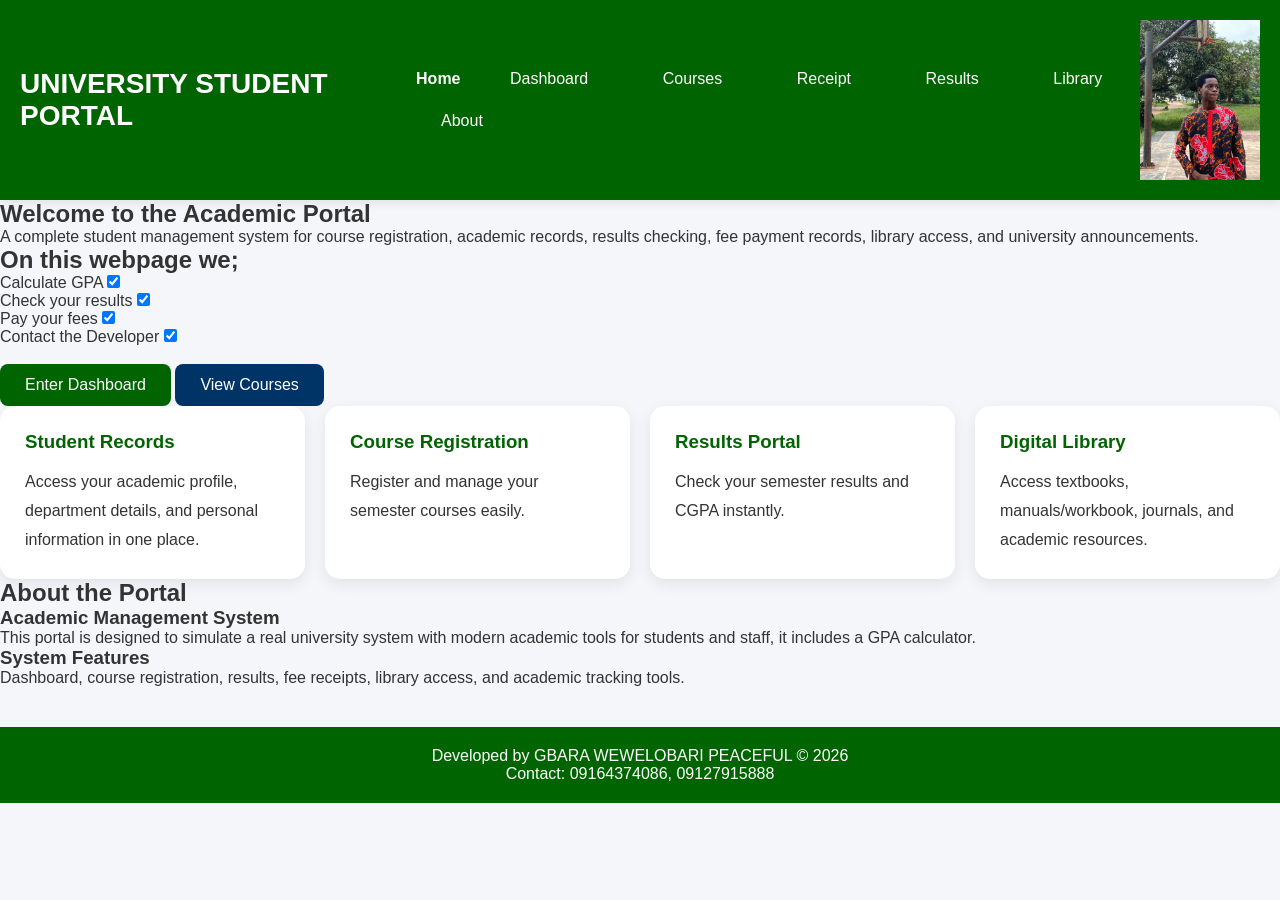
<file: index.html>
<!DOCTYPE html>
<html lang="en">

<head>

<meta charset="UTF-8">
<meta name="viewport" content="width=device-width, initial-scale=1.0">

<title>University Student Portal</title>

<link rel="stylesheet" href="style.css">

<script src="script.js" defer></script>

</head>

<body>
    
<!-- HEADER -->
    
<header>

    <h1>UNIVERSITY STUDENT PORTAL</h1>
    
    <nav>

        <a href="index.html">Home</a>
        <a href="dashboard.html"><button class="btn">Dashboard</button></a>
        <a href="courses.html"><button class="btn">Courses</button></a>
        <a href="receipt.html"><button class="btn">Receipt</button></a>
        <a href="results.html"><button class="btn">Results</button></a>
        <a href="library.html"><button class="btn">Library</button></a>
        <a href="about.html"><button class="btn">About</button></a>

    </nav>
    <img src="myphotos.JPG"
     alt="GBARA WEWELOBARI PEACEFUL"
     class="profile-picture" width="120">
</header>

<!-- HERO SECTION -->

<section class="hero">

    <div class="hero-content">

        <h1>Welcome to the Academic Portal</h1>

        <p>
            A complete student management system for course registration,
            academic records, results checking, fee payment records,
            library access, and university announcements.
        </p>
        <h2>On this webpage we;</h2>
        <p>Calculate GPA          <input type="checkbox" checked/></p>
        <p>Check your results     <input type="checkbox" checked/></p>
        <p>Pay your fees          <input type="checkbox" checked/></p>
        <p>Contact the Developer  <input type="checkbox" checked/></p>
        
        <br>

        <button class="btn"
        onclick="window.location.href='dashboard.html'">

            Enter Dashboard

        </button>

        <button class="btn btn-secondary"
        onclick="window.location.href='courses.html'">

            View Courses

        </button>

    </div>

</section>

<!-- FEATURES -->

<section class="cards">

    <div class="card">

        <h3>Student Records</h3>

        <p>
            Access your academic profile, department details,
            and personal information in one place.
        </p>

    </div>

    <div class="card">

        <h3>Course Registration</h3>

        <p>
            Register and manage your semester courses easily.
        </p>

    </div>

    <div class="card">

        <h3>Results Portal</h3>

        <p>
            Check your semester results and CGPA instantly.
        </p>

    </div>

    <div class="card">

        <h3>Digital Library</h3>

        <p>
            Access textbooks, manuals/workbook, journals, and academic resources.
        </p>

    </div>

</section>

<!-- UNIVERSITY INFO -->

<section class="news">

    <h2>About the Portal</h2>

    <div class="announcement">

        <h3>Academic Management System</h3>

        <p>
            This portal is designed to simulate a real university system
            with modern academic tools for students and staff, it includes a GPA calculator.
        </p>

    </div>

    <div class="announcement">

        <h3>System Features</h3>

        <p>
            Dashboard, course registration, results, fee receipts,
            library access, and academic tracking tools.
        </p>

    </div>

</section>

<!-- FOOTER -->

<footer>
     
    <p>
        Developed by GBARA WEWELOBARI PEACEFUL © 2026
    </p>
    <p>
        Contact: 09164374086, 09127915888
    </p>
   
</footer>

</body>

</html>
</file>
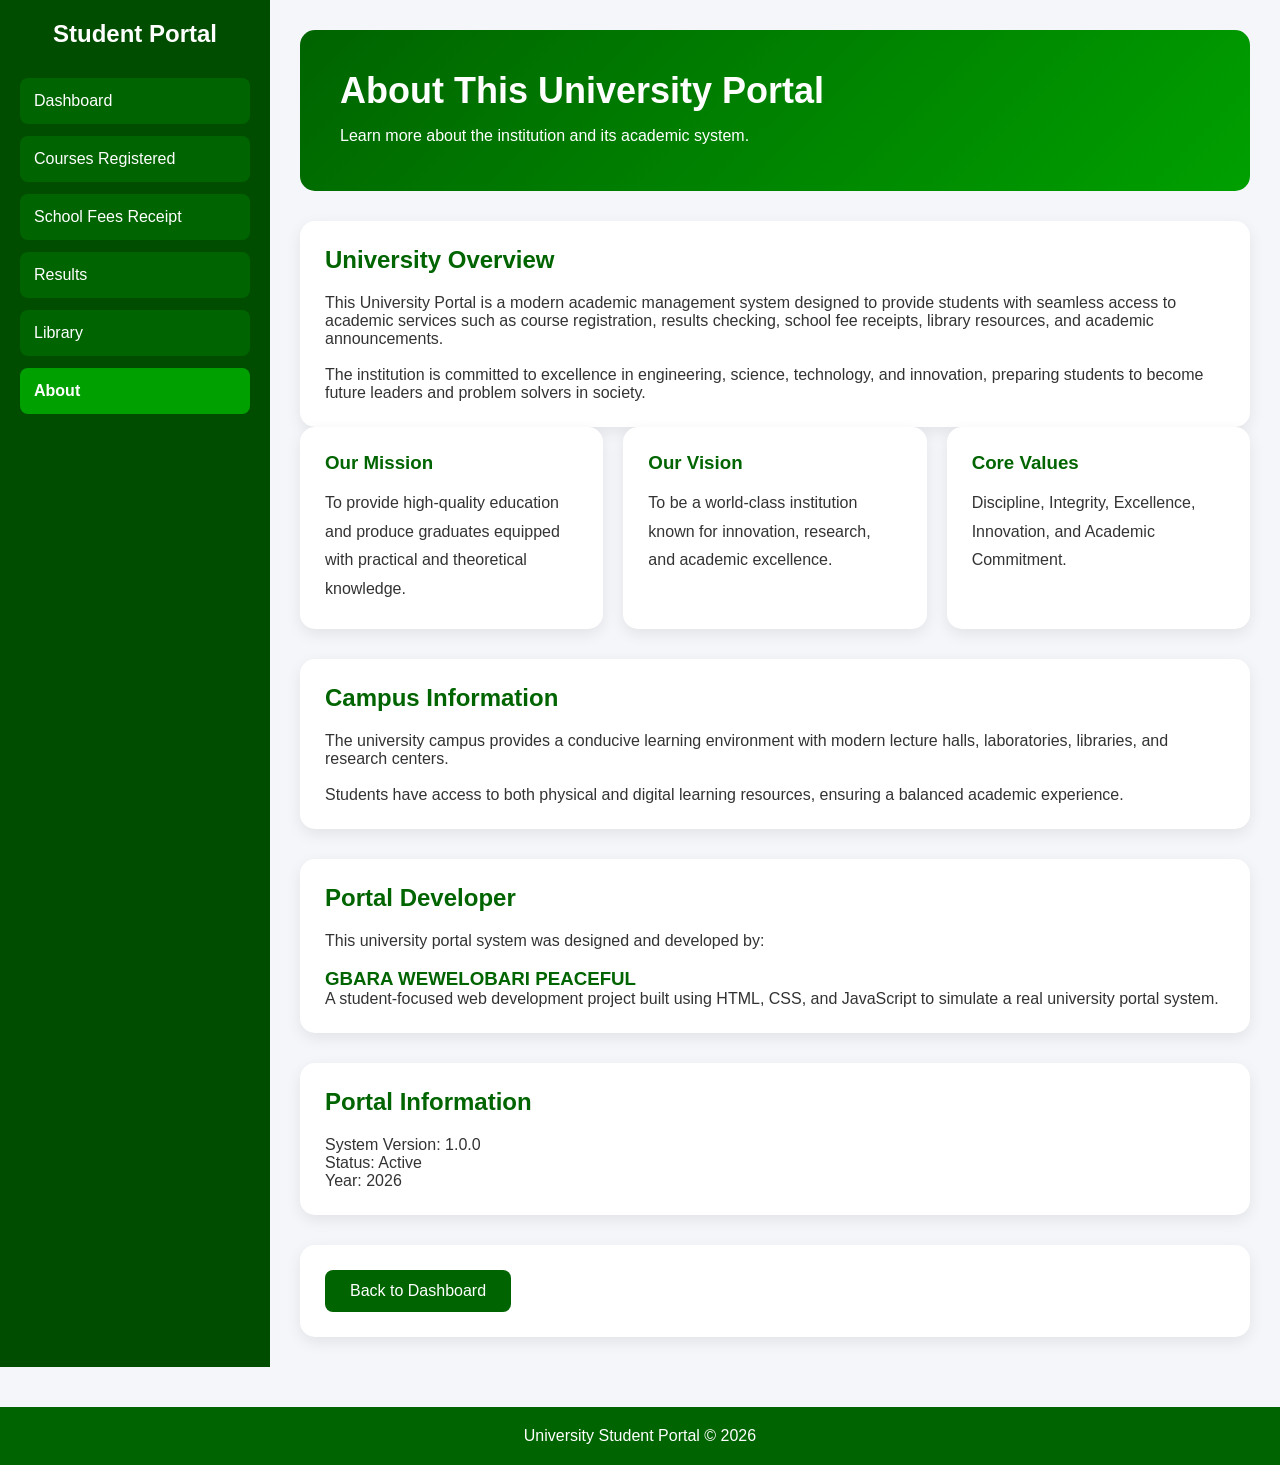
<file: about.html>
<!DOCTYPE html>
<html lang="en">

<head>

<meta charset="UTF-8">
<meta name="viewport" content="width=device-width, initial-scale=1.0">

<title>About University Portal</title>

<link rel="stylesheet" href="style.css">

<script src="script.js" defer></script>

</head>

<body>

<div class="container">

    <!-- SIDEBAR -->

    <div class="sidebar">

        <h2>Student Portal</h2>

        <ul>

            <li><a href="dashboard.html">Dashboard</a></li>
            <li><a href="courses.html">Courses Registered</a></li>
            <li><a href="receipt.html">School Fees Receipt</a></li>
            <li><a href="results.html">Results</a></li>
            <li><a href="library.html">Library</a></li>
            <li><a href="about.html">About</a></li>

        </ul>

    </div>

    <!-- MAIN CONTENT -->

    <div class="main-content">

        <!-- HEADER -->

        <div class="banner">

            <h2>About This University Portal</h2>

            <p>
                Learn more about the institution and its academic system.
            </p>

        </div>

        <!-- UNIVERSITY OVERVIEW -->

        <div class="profile-card">

            <h2>University Overview</h2>

            <p>
                This University Portal is a modern academic management system designed to
                provide students with seamless access to academic services such as course
                registration, results checking, school fee receipts, library resources,
                and academic announcements.
            </p>

            <br>

            <p>
                The institution is committed to excellence in engineering, science,
                technology, and innovation, preparing students to become future leaders
                and problem solvers in society.
            </p>

        </div>

        <!-- MISSION AND VISION -->

        <div class="cards">

            <div class="card">

                <h3>Our Mission</h3>

                <p>
                    To provide high-quality education and produce
                    graduates equipped with practical and theoretical knowledge.
                </p>

            </div>

            <div class="card">

                <h3>Our Vision</h3>

                <p>
                    To be a world-class institution known for innovation,
                    research, and academic excellence.
                </p>

            </div>

            <div class="card">

                <h3>Core Values</h3>

                <p>
                    Discipline, Integrity, Excellence, Innovation,
                    and Academic Commitment.
                </p>

            </div>

        </div>

        <!-- CAMPUS INFO -->

        <div class="profile-card">

            <h2>Campus Information</h2>

            <p>
                The university campus provides a conducive learning environment
                with modern lecture halls, laboratories, libraries, and research centers.
            </p>

            <br>

            <p>
                Students have access to both physical and digital learning resources,
                ensuring a balanced academic experience.
            </p>

        </div>

        <!-- DEVELOPER SECTION -->

        <div class="profile-card">

            <h2>Portal Developer</h2>

            <p>
                This university portal system was designed and developed by:
            </p>

            <br>

            <h3 style="color:#006400;">
                GBARA WEWELOBARI PEACEFUL
            </h3>

            <p>
                A student-focused web development project built using HTML, CSS,
                and JavaScript to simulate a real university portal system.
            </p>

        </div>

        <!-- CONTACT STYLE SECTION -->

        <div class="profile-card">

            <h2>Portal Information</h2>

            <p>
                System Version: 1.0.0
            </p>

            <p>
                Status: Active
            </p>

            <p>
                Year: 2026
            </p>

        </div>

        <!-- BACK BUTTON -->

        <div class="profile-card">

            <button class="btn"
            onclick="window.location.href='dashboard.html'">

                Back to Dashboard

            </button>

        </div>

    </div>

</div>

<footer>

<p>
University Student Portal © 2026
</p>

</footer>

</body>

</html>
</file>
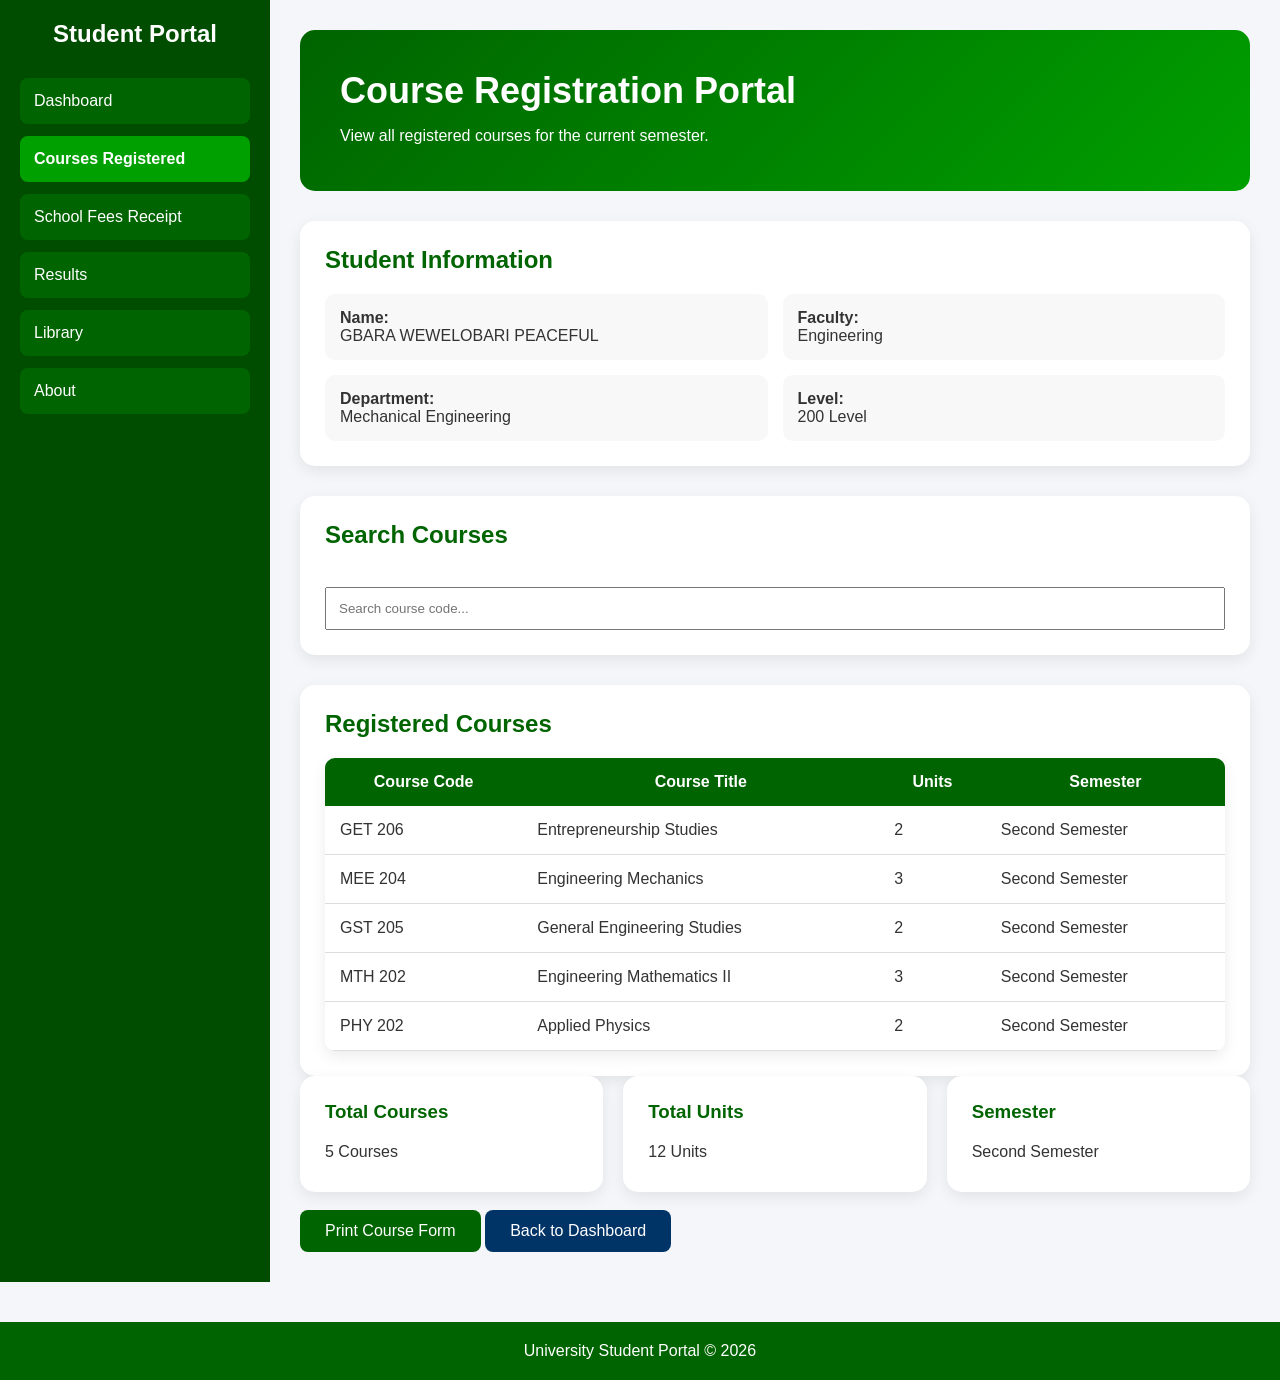
<file: courses.html>
<!DOCTYPE html>
<html lang="en">

<head>

<meta charset="UTF-8">
<meta name="viewport" content="width=device-width, initial-scale=1.0">

<title>Registered Courses</title>

<link rel="stylesheet" href="style.css">

<script src="script.js" defer></script>

</head>

<body>

<div class="container">

    <!-- SIDEBAR -->

    <div class="sidebar">

        <h2>Student Portal</h2>

        <ul>

            <li>
                <a href="dashboard.html">Dashboard</a>
            </li>

            <li>
                <a href="courses.html">Courses Registered</a>
            </li>

            <li>
                <a href="receipt.html">School Fees Receipt</a>
            </li>

            <li>
                <a href="results.html">Results</a>
            </li>

            <li>
                <a href="library.html">Library</a>
            </li>

            <li>
                <a href="about.html">About</a>
            </li>

        </ul>

    </div>

    <!-- MAIN CONTENT -->

    <div class="main-content">

        <div class="banner">

            <h2>Course Registration Portal</h2>

            <p>

                View all registered courses for the current semester.

            </p>

        </div>

        <!-- STUDENT INFO -->

        <div class="profile-card">

            <h2>Student Information</h2>

            <div class="profile-grid">

                <div class="profile-item">
                    <strong>Name:</strong><br>
                    GBARA WEWELOBARI PEACEFUL
                </div>

                <div class="profile-item">
                    <strong>Faculty:</strong><br>
                    Engineering
                </div>

                <div class="profile-item">
                    <strong>Department:</strong><br>
                    Mechanical Engineering
                </div>

                <div class="profile-item">
                    <strong>Level:</strong><br>
                    200 Level
                </div>

            </div>

        </div>

        <!-- SEARCH -->

        <div class="profile-card">

            <h2>Search Courses</h2>

            <br>

            <input
            type="text"
            id="courseSearch"
            placeholder="Search course code..."
            onkeyup="searchCourses()"
            style="width:100%;padding:12px;">

        </div>

        <!-- COURSE TABLE -->

        <div class="profile-card">

            <h2>Registered Courses</h2>

            <table id="courseTable">

                <tr>

                    <th>Course Code</th>
                    <th>Course Title</th>
                    <th>Units</th>
                    <th>Semester</th>

                </tr>

                <tr>

                    <td>GET 206</td>
                    <td>Entrepreneurship Studies</td>
                    <td>2</td>
                    <td>Second Semester</td>

                </tr>

                <tr>

                    <td>MEE 204</td>
                    <td>Engineering Mechanics</td>
                    <td>3</td>
                    <td>Second Semester</td>

                </tr>

                <tr>

                    <td>GST 205</td>
                    <td>General Engineering Studies</td>
                    <td>2</td>
                    <td>Second Semester</td>

                </tr>

                <tr>

                    <td>MTH 202</td>
                    <td>Engineering Mathematics II</td>
                    <td>3</td>
                    <td>Second Semester</td>

                </tr>

                <tr>

                    <td>PHY 202</td>
                    <td>Applied Physics</td>
                    <td>2</td>
                    <td>Second Semester</td>

                </tr>

            </table>

        </div>

        <!-- SUMMARY -->

        <div class="cards">

            <div class="card">

                <h3>Total Courses</h3>

                <p>5 Courses</p>

            </div>

            <div class="card">

                <h3>Total Units</h3>

                <p>12 Units</p>

            </div>

            <div class="card">

                <h3>Semester</h3>

                <p>Second Semester</p>

            </div>

        </div>

        <br>

        <!-- ACTION BUTTONS -->

        <button
        class="btn"
        onclick="window.print()">

            Print Course Form

        </button>

        <button
        class="btn btn-secondary"
        onclick="window.location.href='dashboard.html'">

            Back to Dashboard

        </button>

    </div>

</div>

<footer>

<p>

University Student Portal © 2026

</p>

</footer>

</body>

</html>
</file>
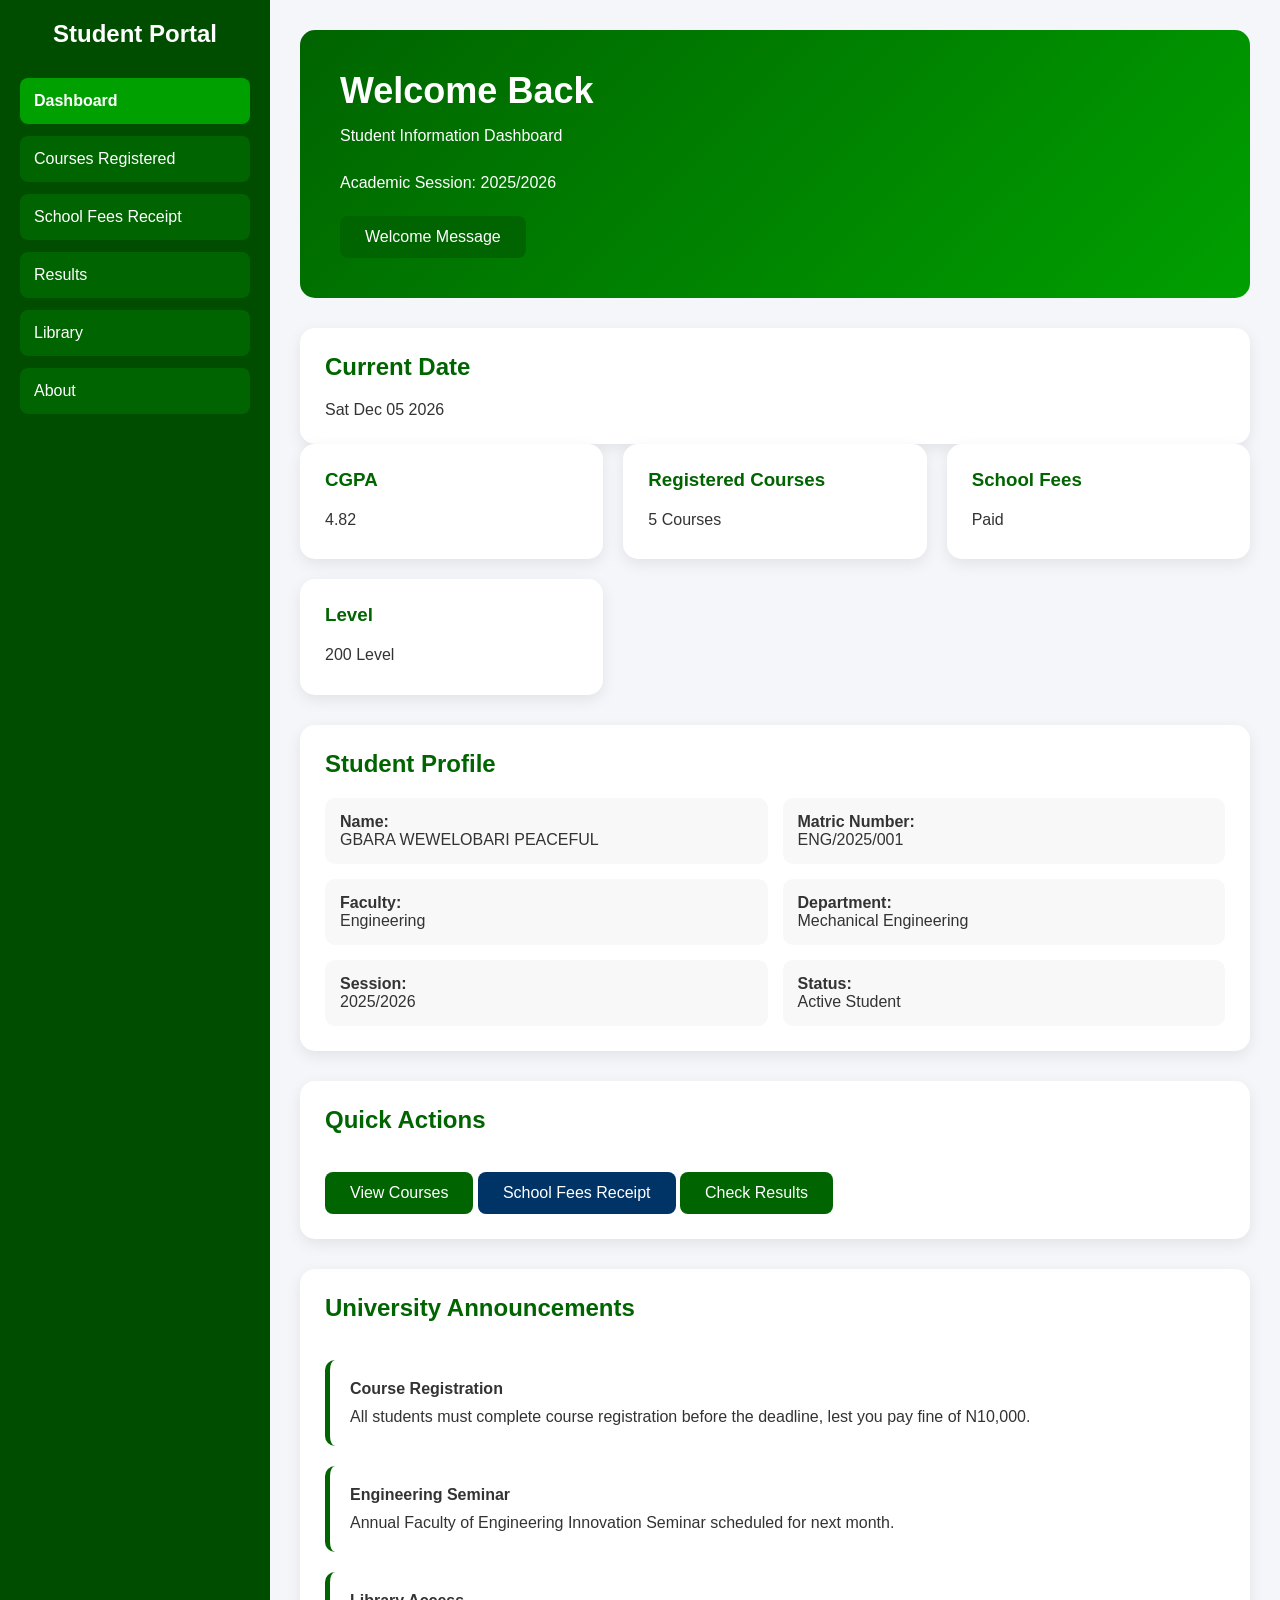
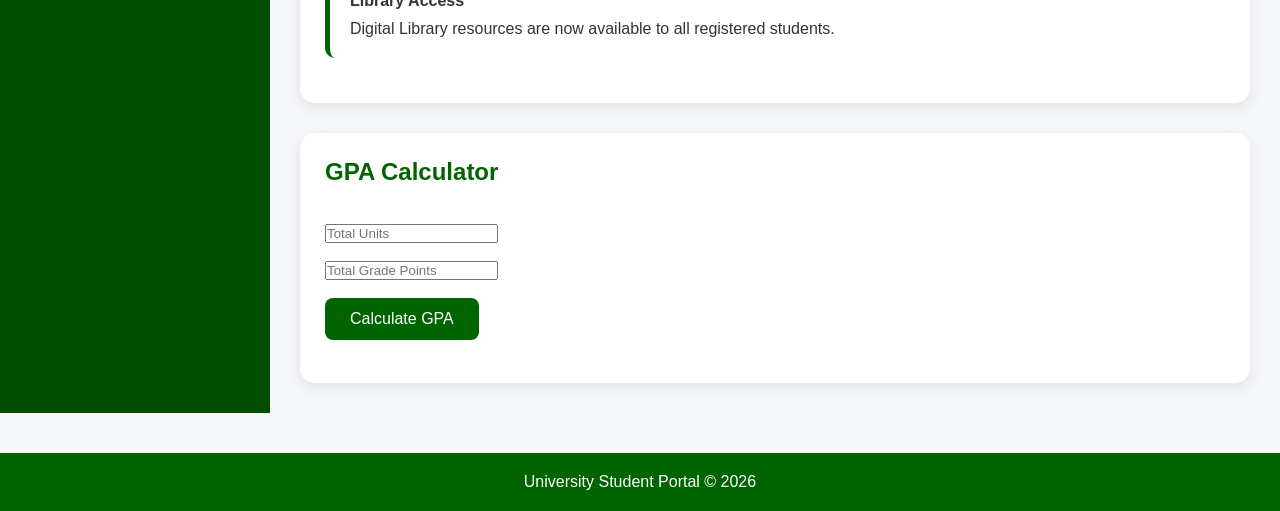
<file: dashboard.html>
<!DOCTYPE html>
<html lang="en">

<head>

<meta charset="UTF-8">
<meta name="viewport" content="width=device-width, initial-scale=1.0">

<title>Student Dashboard</title>

<link rel="stylesheet" href="style.css">

<script src="script.js" defer></script>

</head>

<body>

<div class="container">

    <!-- SIDEBAR -->

    <div class="sidebar">

        <h2>Student Portal</h2>

        <ul>

            <li>
                <a href="dashboard.html">Dashboard</a>
            </li>

            <li>
                <a href="courses.html">Courses Registered</a>
            </li>

            <li>
                <a href="receipt.html">School Fees Receipt</a>
            </li>

            <li>
                <a href="results.html">Results</a>
            </li>

            <li>
                <a href="library.html">Library</a>
            </li>

            <li>
                <a href="about.html">About</a>
            </li>

        </ul>

    </div>

    <!-- MAIN CONTENT -->

    <div class="main-content">

        <!-- WELCOME BANNER -->

        <div class="banner">

            <h2>Welcome Back</h2>

            <p>

                Student Information Dashboard

            </p>

            <br>

            <p>

                Academic Session: 2025/2026

            </p>

            <br>

            <button class="btn" onclick="welcomeStudent()">

                Welcome Message

            </button>

        </div>

        <!-- CURRENT DATE -->

        <div class="profile-card">

            <h2>Current Date</h2>

            <p id="currentDate"></p>

        </div>

        <!-- DASHBOARD CARDS -->

        <div class="cards">

            <div class="card">

                <h3>CGPA</h3>

                <p>4.82</p>

            </div>

            <div class="card">

                <h3>Registered Courses</h3>

                <p>5 Courses</p>

            </div>

            <div class="card">

                <h3>School Fees</h3>

                <p>Paid</p>

            </div>

            <div class="card">

                <h3>Level</h3>

                <p>200 Level</p>

            </div>

        </div>

        <!-- STUDENT PROFILE -->

        <div class="profile-card">

            <h2>Student Profile</h2>

            <div class="profile-grid">

                <div class="profile-item">
                    <strong>Name:</strong><br>
                    GBARA WEWELOBARI PEACEFUL
                </div>

                <div class="profile-item">
                    <strong>Matric Number:</strong><br>
                    ENG/2025/001
                </div>

                <div class="profile-item">
                    <strong>Faculty:</strong><br>
                    Engineering
                </div>

                <div class="profile-item">
                    <strong>Department:</strong><br>
                    Mechanical Engineering
                </div>

                <div class="profile-item">
                    <strong>Session:</strong><br>
                    2025/2026
                </div>

                <div class="profile-item">
                    <strong>Status:</strong><br>
                    Active Student
                </div>

            </div>

        </div>

        <!-- QUICK ACTIONS -->

        <div class="profile-card">

            <h2>Quick Actions</h2>

            <br>

            <button
            class="btn"
            onclick="window.location.href='courses.html'">

                View Courses

            </button>

            <button
            class="btn btn-secondary"
            onclick="window.location.href='receipt.html'">

                School Fees Receipt

            </button>

            <button
            class="btn"
            onclick="window.location.href='results.html'">

                Check Results

            </button>

        </div>

        <!-- ANNOUNCEMENTS -->

        <div class="profile-card">

            <h2>University Announcements</h2>

            <br>

            <div class="notice">

                <h4>Course Registration</h4>

                <p>

                    All students must complete course
                    registration before the deadline, lest you pay fine of N10,000.

                </p>

            </div>

            <div class="notice">

                <h4>Engineering Seminar</h4>

                <p>

                    Annual Faculty of Engineering
                    Innovation Seminar scheduled for next month.

                </p>

            </div>

            <div class="notice">

                <h4>Library Access</h4>

                <p>

                    Digital Library resources are now
                    available to all registered students.

                </p>

            </div>

        </div>

        <!-- GPA CALCULATOR -->

        <div class="profile-card">

            <h2>GPA Calculator</h2>

            <br>

            <input
            type="number"
            id="units"
            placeholder="Total Units">

            <br><br>

            <input
            type="number"
            id="points"
            placeholder="Total Grade Points">

            <br><br>

            <button
            class="btn"
            onclick="calculateGPA()">

                Calculate GPA

            </button>

            <br><br>

            <h3 id="gpaResult"></h3>

        </div>

    </div>

</div>

<footer>

    <p>

        University Student Portal © 2026

    </p>

</footer>

</body>

</html>
</file>
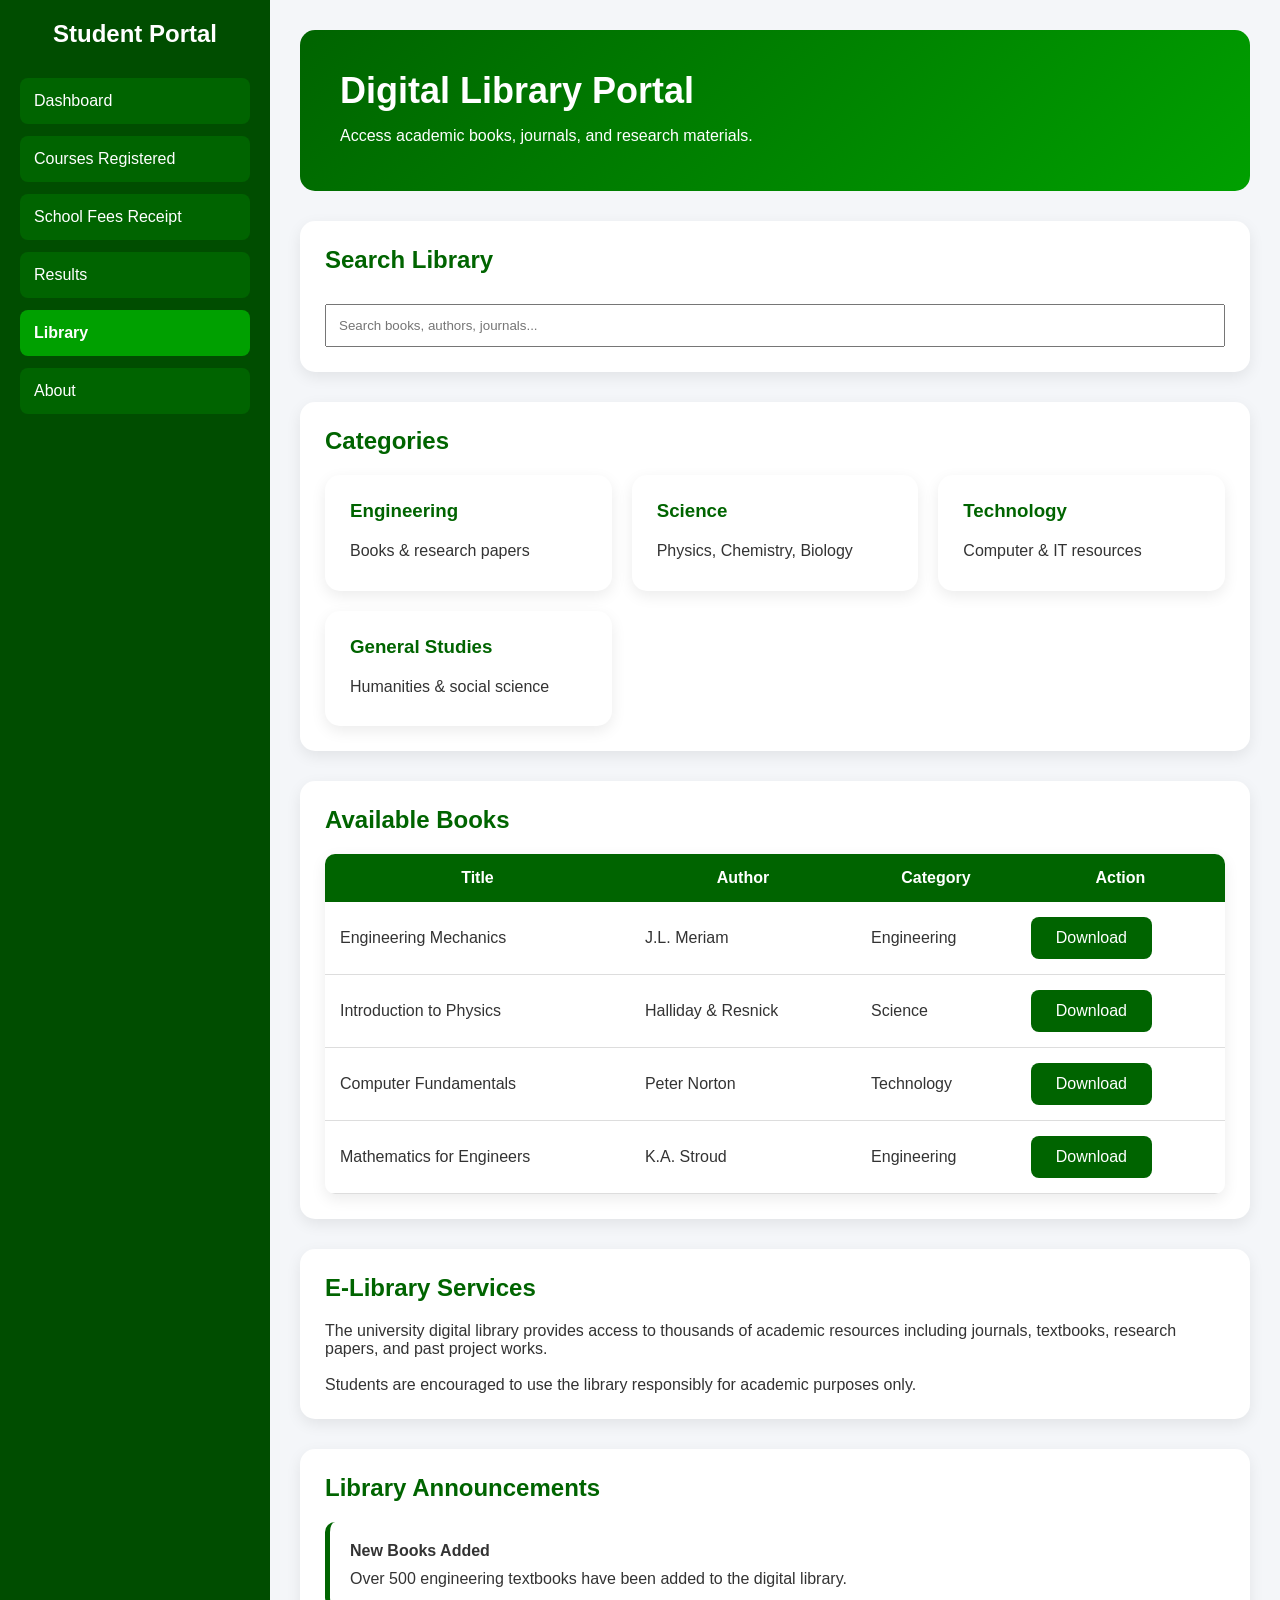
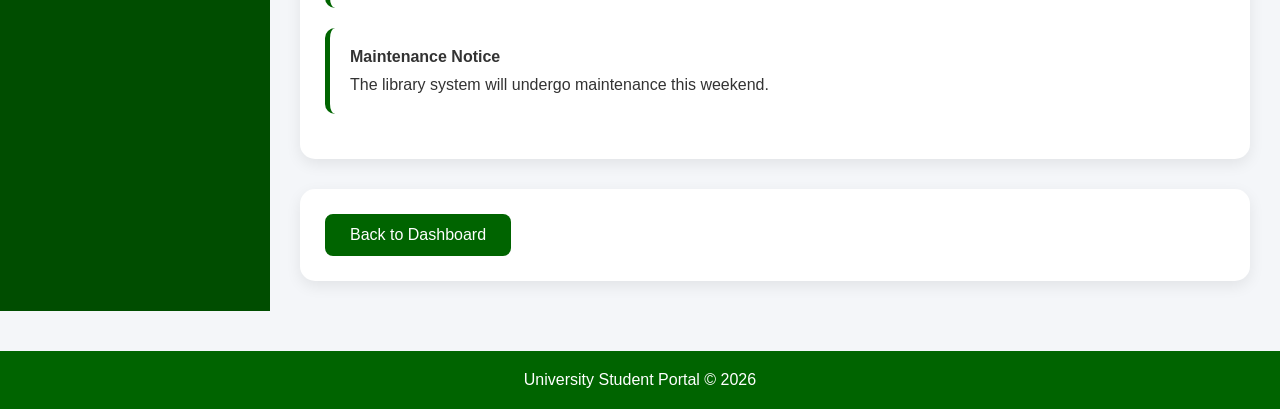
<file: library.html>
<!DOCTYPE html>
<html lang="en">

<head>

<meta charset="UTF-8">
<meta name="viewport" content="width=device-width, initial-scale=1.0">

<title>University Library</title>

<link rel="stylesheet" href="style.css">

<script src="script.js" defer></script>

</head>

<body>

<div class="container">

    <!-- SIDEBAR -->

    <div class="sidebar">

        <h2>Student Portal</h2>

        <ul>

            <li><a href="dashboard.html">Dashboard</a></li>
            <li><a href="courses.html">Courses Registered</a></li>
            <li><a href="receipt.html">School Fees Receipt</a></li>
            <li><a href="results.html">Results</a></li>
            <li><a href="library.html">Library</a></li>
            <li><a href="about.html">About</a></li>

        </ul>

    </div>

    <!-- MAIN CONTENT -->

    <div class="main-content">

        <!-- HEADER -->

        <div class="banner">

            <h2>Digital Library Portal</h2>

            <p>
                Access academic books, journals, and research materials.
            </p>

        </div>

        <!-- SEARCH SECTION -->

        <div class="profile-card">

            <h2>Search Library</h2>

            <input
            type="text"
            placeholder="Search books, authors, journals..."
            style="width:100%;padding:12px;margin-top:10px;">

        </div>

        <!-- CATEGORIES -->

        <div class="profile-card">

            <h2>Categories</h2>

            <div class="cards">

                <div class="card">
                    <h3>Engineering</h3>
                    <p>Books & research papers</p>
                </div>

                <div class="card">
                    <h3>Science</h3>
                    <p>Physics, Chemistry, Biology</p>
                </div>

                <div class="card">
                    <h3>Technology</h3>
                    <p>Computer & IT resources</p>
                </div>

                <div class="card">
                    <h3>General Studies</h3>
                    <p>Humanities & social science</p>
                </div>

            </div>

        </div>

        <!-- BOOK LIST -->

        <div class="profile-card">

            <h2>Available Books</h2>

            <table>

                <tr>
                    <th>Title</th>
                    <th>Author</th>
                    <th>Category</th>
                    <th>Action</th>
                </tr>

                <tr>
                    <td>Engineering Mechanics</td>
                    <td>J.L. Meriam</td>
                    <td>Engineering</td>
                    <td><button class="btn">Download</button></td>
                </tr>

                <tr>
                    <td>Introduction to Physics</td>
                    <td>Halliday & Resnick</td>
                    <td>Science</td>
                    <td><button class="btn">Download</button></td>
                </tr>

                <tr>
                    <td>Computer Fundamentals</td>
                    <td>Peter Norton</td>
                    <td>Technology</td>
                    <td><button class="btn">Download</button></td>
                </tr>

                <tr>
                    <td>Mathematics for Engineers</td>
                    <td>K.A. Stroud</td>
                    <td>Engineering</td>
                    <td><button class="btn">Download</button></td>
                </tr>

            </table>

        </div>

        <!-- E-LIBRARY INFO -->

        <div class="profile-card">

            <h2>E-Library Services</h2>

            <p>

                The university digital library provides access to
                thousands of academic resources including journals,
                textbooks, research papers, and past project works.

            </p>

            <br>

            <p>

                Students are encouraged to use the library responsibly
                for academic purposes only.

            </p>

        </div>

        <!-- ANNOUNCEMENTS -->

        <div class="profile-card">

            <h2>Library Announcements</h2>

            <div class="notice">

                <h4>New Books Added</h4>
                <p>Over 500 engineering textbooks have been added to the digital library.</p>

            </div>

            <div class="notice">

                <h4>Maintenance Notice</h4>
                <p>The library system will undergo maintenance this weekend.</p>

            </div>

        </div>

        <!-- BACK BUTTON -->

        <div class="profile-card">

            <button class="btn"
            onclick="window.location.href='dashboard.html'">

                Back to Dashboard

            </button>

        </div>

    </div>

</div>

<footer>

<p>
University Student Portal © 2026
</p>

</footer>

</body>

</html>
</file>
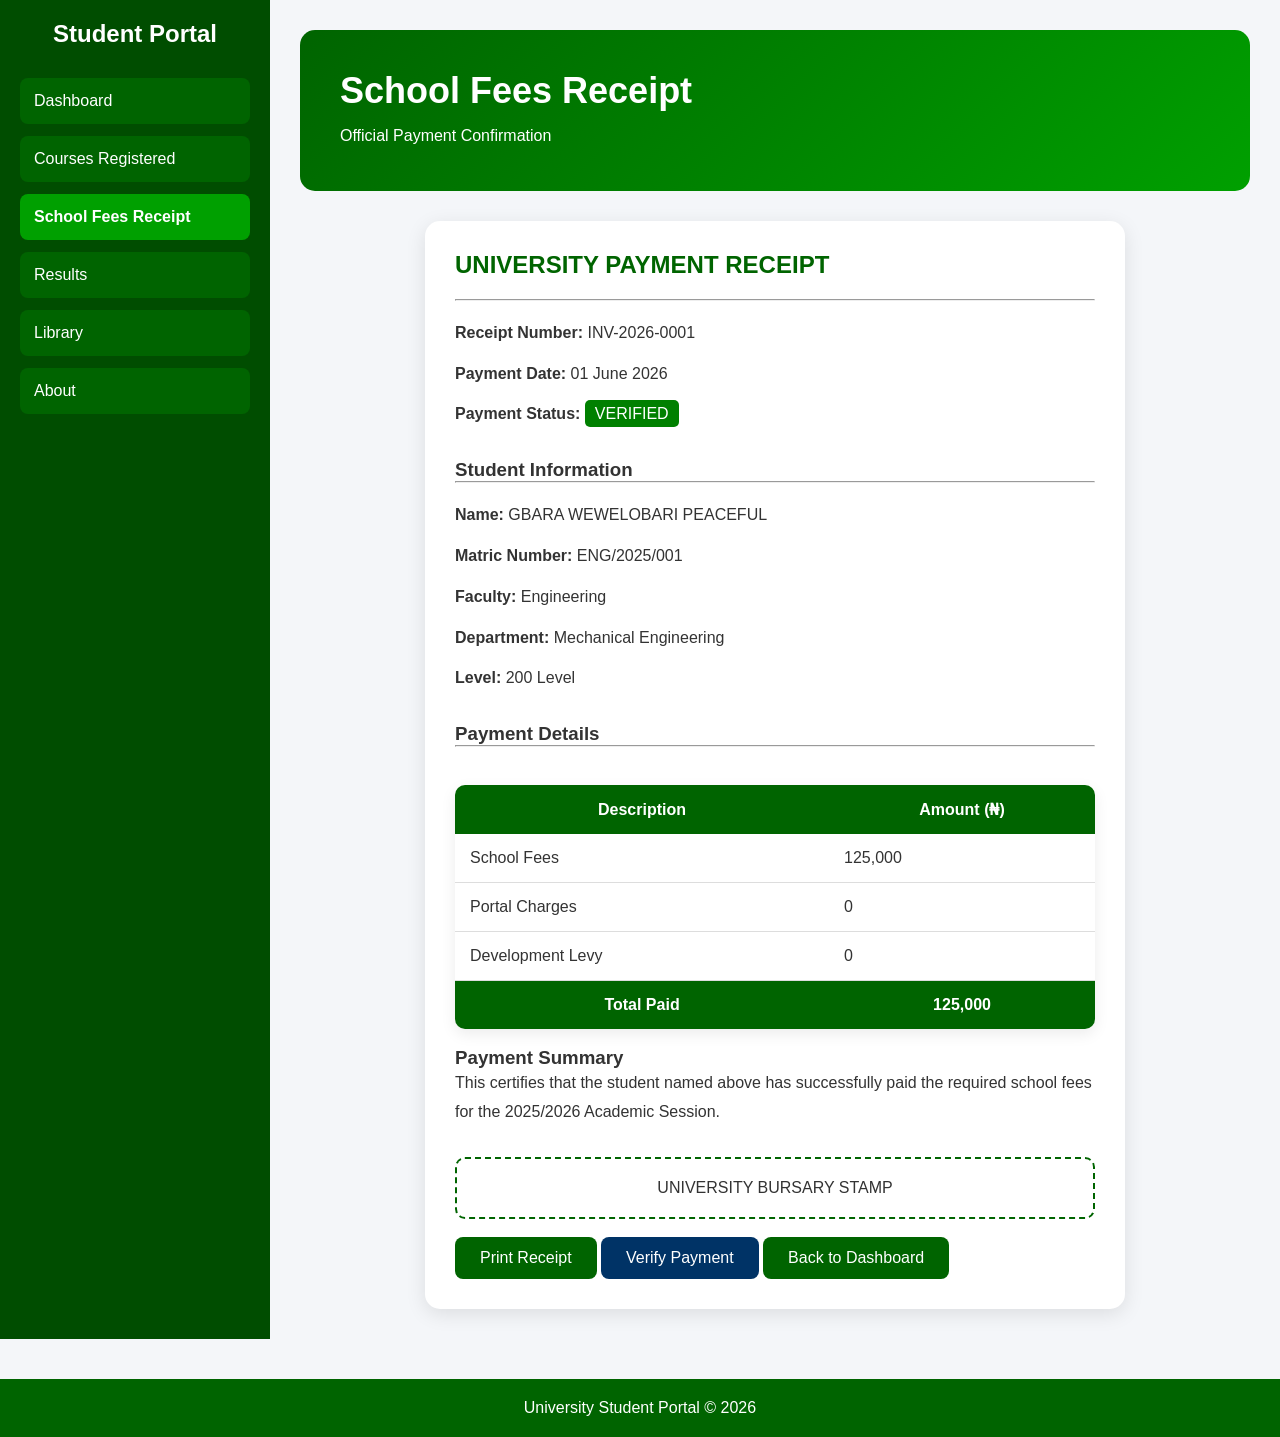
<file: receipt.html>
<!DOCTYPE html>
<html lang="en">

<head>

<meta charset="UTF-8">
<meta name="viewport" content="width=device-width, initial-scale=1.0">

<title>School Fees Receipt</title>

<link rel="stylesheet" href="style.css">

<script src="script.js" defer></script>

</head>

<body>

<div class="container">

    <!-- SIDEBAR -->

    <div class="sidebar">

        <h2>Student Portal</h2>

        <ul>

            <li><a href="dashboard.html">Dashboard</a></li>

            <li><a href="courses.html">Courses Registered</a></li>

            <li><a href="receipt.html">School Fees Receipt</a></li>

            <li><a href="results.html">Results</a></li>

            <li><a href="library.html">Library</a></li>

            <li><a href="about.html">About</a></li>

        </ul>

    </div>

    <!-- MAIN CONTENT -->

    <div class="main-content">

        <div class="banner">

            <h2>School Fees Receipt</h2>

            <p>

                Official Payment Confirmation

            </p>

        </div>

        <div class="receipt">

            <h2>UNIVERSITY PAYMENT RECEIPT</h2>

            <hr>

            <br>

            <p>
                <strong>Receipt Number:</strong>
                INV-2026-0001
            </p>

            <p>
                <strong>Payment Date:</strong>
                01 June 2026
            </p>

            <p>
                <strong>Payment Status:</strong>
                <span style="
                background:green;
                color:white;
                padding:5px 10px;
                border-radius:5px;">
                VERIFIED
                </span>
            </p>

            <br>

            <h3>Student Information</h3>

            <hr>

            <br>

            <p>
                <strong>Name:</strong>
                GBARA WEWELOBARI PEACEFUL
            </p>

            <p>
                <strong>Matric Number:</strong>
                ENG/2025/001
            </p>

            <p>
                <strong>Faculty:</strong>
                Engineering
            </p>

            <p>
                <strong>Department:</strong>
                Mechanical Engineering
            </p>

            <p>
                <strong>Level:</strong>
                200 Level
            </p>

            <br>

            <h3>Payment Details</h3>

            <hr>

            <br>

            <table>

                <tr>
                    <th>Description</th>
                    <th>Amount (₦)</th>
                </tr>

                <tr>
                    <td>School Fees</td>
                    <td>125,000</td>
                </tr>

                <tr>
                    <td>Portal Charges</td>
                    <td>0</td>
                </tr>

                <tr>
                    <td>Development Levy</td>
                    <td>0</td>
                </tr>

                <tr>
                    <th>Total Paid</th>
                    <th>125,000</th>
                </tr>

            </table>

            <br>

            <h3>Payment Summary</h3>

            <p>

                This certifies that the student named above
                has successfully paid the required school fees
                for the 2025/2026 Academic Session.

            </p>

            <br>

            <div style="
            border:2px dashed #006400;
            padding:20px;
            text-align:center;
            border-radius:10px;">

                UNIVERSITY BURSARY STAMP

            </div>

            <br>

            <button
            class="btn"
            onclick="printReceipt()">

                Print Receipt

            </button>

            <button
            class="btn btn-secondary"
            onclick="feesStatus()">

                Verify Payment

            </button>

            <button
            class="btn"
            onclick="window.location.href='dashboard.html'">

                Back to Dashboard

            </button>

        </div>

    </div>

</div>

<footer>

<p>

University Student Portal © 2026

</p>

</footer>

</body>

</html>
</file>
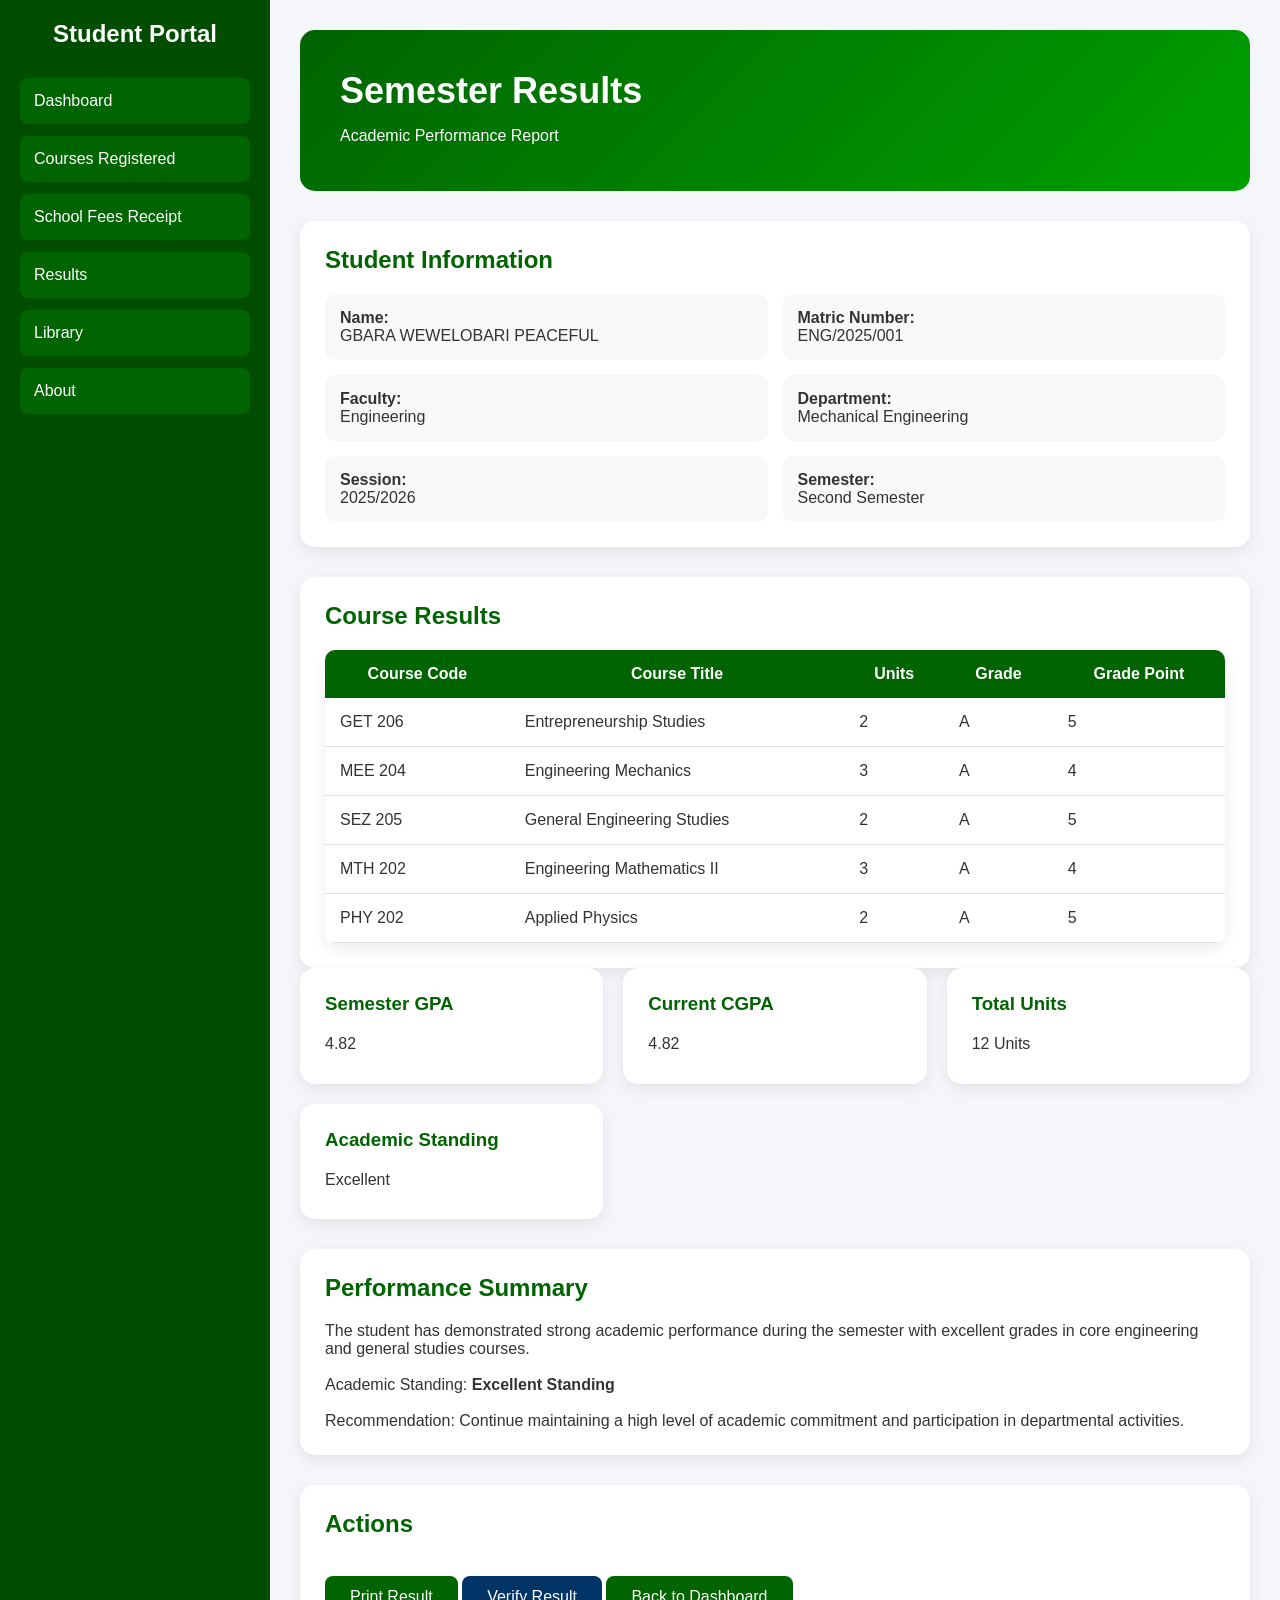
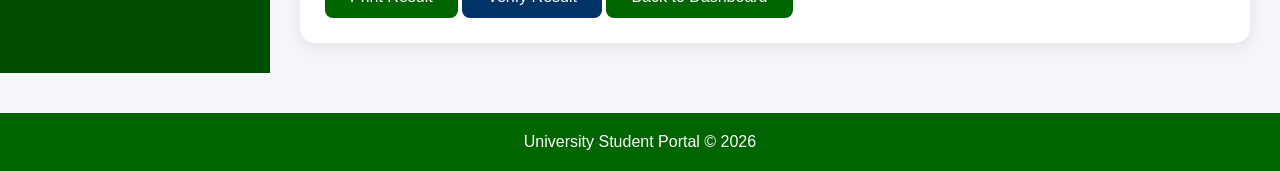
<file: result.html>
<!DOCTYPE html>
<html lang="en">

<head>

<meta charset="UTF-8">
<meta name="viewport" content="width=device-width, initial-scale=1.0">

<title>Semester Results</title>

<link rel="stylesheet" href="style.css">

<script src="script.js" defer></script>

</head>

<body>

<div class="container">

    <!-- SIDEBAR -->

    <div class="sidebar">

        <h2>Student Portal</h2>

        <ul>

            <li><a href="dashboard.html">Dashboard</a></li>

            <li><a href="courses.html">Courses Registered</a></li>

            <li><a href="receipt.html">School Fees Receipt</a></li>

            <li><a href="results.html">Results</a></li>

            <li><a href="library.html">Library</a></li>

            <li><a href="about.html">About</a></li>

        </ul>

    </div>

    <!-- MAIN CONTENT -->

    <div class="main-content">

        <div class="banner">

            <h2>Semester Results</h2>

            <p>
                Academic Performance Report
            </p>

        </div>

        <!-- STUDENT DETAILS -->

        <div class="profile-card">

            <h2>Student Information</h2>

            <div class="profile-grid">

                <div class="profile-item">
                    <strong>Name:</strong><br>
                    GBARA WEWELOBARI PEACEFUL
                </div>

                <div class="profile-item">
                    <strong>Matric Number:</strong><br>
                    ENG/2025/001
                </div>

                <div class="profile-item">
                    <strong>Faculty:</strong><br>
                    Engineering
                </div>

                <div class="profile-item">
                    <strong>Department:</strong><br>
                    Mechanical Engineering
                </div>

                <div class="profile-item">
                    <strong>Session:</strong><br>
                    2025/2026
                </div>

                <div class="profile-item">
                    <strong>Semester:</strong><br>
                    Second Semester
                </div>

            </div>

        </div>

        <!-- RESULTS TABLE -->

        <div class="profile-card">

            <h2>Course Results</h2>

            <table>

                <tr>
                    <th>Course Code</th>
                    <th>Course Title</th>
                    <th>Units</th>
                    <th>Grade</th>
                    <th>Grade Point</th>
                </tr>

                <tr>
                    <td>GET 206</td>
                    <td>Entrepreneurship Studies</td>
                    <td>2</td>
                    <td>A</td>
                    <td>5</td>
                </tr>

                <tr>
                    <td>MEE 204</td>
                    <td>Engineering Mechanics</td>
                    <td>3</td>
                    <td>A</td>
                    <td>4</td>
                </tr>

                <tr>
                    <td>SEZ 205</td>
                    <td>General Engineering Studies</td>
                    <td>2</td>
                    <td>A</td>
                    <td>5</td>
                </tr>

                <tr>
                    <td>MTH 202</td>
                    <td>Engineering Mathematics II</td>
                    <td>3</td>
                    <td>A</td>
                    <td>4</td>
                </tr>

                <tr>
                    <td>PHY 202</td>
                    <td>Applied Physics</td>
                    <td>2</td>
                    <td>A</td>
                    <td>5</td>
                </tr>

            </table>

        </div>

        <!-- GPA CARDS -->

        <div class="cards">

            <div class="card">

                <h3>Semester GPA</h3>

                <p>4.82</p>

            </div>

            <div class="card">

                <h3>Current CGPA</h3>

                <p>4.82</p>

            </div>

            <div class="card">

                <h3>Total Units</h3>

                <p>12 Units</p>

            </div>

            <div class="card">

                <h3>Academic Standing</h3>

                <p>Excellent</p>

            </div>

        </div>

        <!-- PERFORMANCE SUMMARY -->

        <div class="profile-card">

            <h2>Performance Summary</h2>

            <p>

                The student has demonstrated strong academic
                performance during the semester with excellent
                grades in core engineering and general studies
                courses.

            </p>

            <br>

            <p>

                Academic Standing:
                <strong>Excellent Standing</strong>

            </p>

            <br>

            <p>

                Recommendation:
                Continue maintaining a high level of academic
                commitment and participation in departmental
                activities.

            </p>

        </div>

        <!-- ACTION BUTTONS -->

        <div class="profile-card">

            <h2>Actions</h2>

            <br>

            <button
            class="btn"
            onclick="window.print()">

                Print Result

            </button>

            <button
            class="btn btn-secondary"
            onclick="checkResults()">

                Verify Result

            </button>

            <button
            class="btn"
            onclick="window.location.href='dashboard.html'">

                Back to Dashboard

            </button>

        </div>

    </div>

</div>

<footer>

<p>
University Student Portal © 2026
</p>

</footer>

</body>

</html>
</file>
<file: style.css>
/* =========================
   GLOBAL STYLES
========================= */

*{
    margin:0;
    padding:0;
    box-sizing:border-box;
    font-family:'Segoe UI', Tahoma, Geneva, Verdana, sans-serif;
}

body{
    background:#f4f6f9;
    color:#333;
}

/* =========================
   HEADER
========================= */

header{
    background:#006400;
    color:white;
    padding:20px;
    display:flex;
    justify-content:space-between;
    align-items:center;
    box-shadow:0 2px 10px rgba(0,0,0,0.1);
}

header h1{
    font-size:28px;
}

nav a{
    color:white;
    text-decoration:none;
    margin-left:20px;
    font-weight:600;
    transition:0.3s;
}

nav a:hover{
    color:#90ee90;
}

/* =========================
   LAYOUT
========================= */

.container{
    display:flex;
    min-height:100vh;
}

/* =========================
   SIDEBAR
========================= */

.sidebar{
    width:270px;
    background:#004d00;
    color:white;
    padding:20px;
}

.sidebar h2{
    text-align:center;
    margin-bottom:30px;
}

.sidebar ul{
    list-style:none;
}

.sidebar ul li{
    margin-bottom:12px;
}

.sidebar ul li a{
    display:block;
    background:#006400;
    color:white;
    text-decoration:none;
    padding:14px;
    border-radius:8px;
    transition:0.3s;
}

.sidebar ul li a:hover{
    background:#00a000;
    transform:translateX(5px);
}

/* =========================
   MAIN CONTENT
========================= */

.main-content{
    flex:1;
    padding:30px;
}

/* =========================
   WELCOME BANNER
========================= */

.banner{
    background:linear-gradient(
    135deg,
    #006400,
    #00a000
    );

    color:white;
    padding:40px;
    border-radius:15px;
    margin-bottom:30px;
}

.banner h2{
    font-size:36px;
    margin-bottom:10px;
}

.banner p{
    line-height:1.8;
}

/* =========================
   DASHBOARD CARDS
========================= */

.cards{
    display:grid;
    grid-template-columns:
    repeat(auto-fit,minmax(250px,1fr));
    gap:20px;
}

.card{
    background:white;
    padding:25px;
    border-radius:15px;
    box-shadow:0 5px 15px rgba(0,0,0,0.08);
    transition:0.3s;
}

.card:hover{
    transform:translateY(-5px);
}

.card h3{
    margin-bottom:15px;
    color:#006400;
}

.card p{
    line-height:1.8;
}

/* =========================
   STUDENT PROFILE
========================= */

.profile-card{
    background:white;
    border-radius:15px;
    padding:25px;
    margin-top:30px;
    box-shadow:0 5px 15px rgba(0,0,0,0.08);
}

.profile-card h2{
    margin-bottom:20px;
    color:#006400;
}

.profile-grid{
    display:grid;
    grid-template-columns:1fr 1fr;
    gap:15px;
}

.profile-item{
    background:#f8f8f8;
    padding:15px;
    border-radius:10px;
}

/* =========================
   TABLES
========================= */

table{
    width:100%;
    border-collapse:collapse;
    background:white;
    margin-top:20px;
    border-radius:10px;
    overflow:hidden;
    box-shadow:0 5px 15px rgba(0,0,0,0.08);
}

table th{
    background:#006400;
    color:white;
    padding:15px;
}

table td{
    padding:15px;
    border-bottom:1px solid #ddd;
}

table tr:hover{
    background:#f0fff0;
}

/* =========================
   RECEIPT BOX
========================= */

.receipt{
    background:white;
    max-width:700px;
    margin:auto;
    padding:30px;
    border-radius:15px;
    box-shadow:0 5px 20px rgba(0,0,0,0.1);
}

.receipt h2{
    color:#006400;
    margin-bottom:20px;
}

.receipt p{
    margin-bottom:12px;
    line-height:1.8;
}

/* =========================
   BUTTONS
========================= */

.btn{
    background:#006400;
    color:white;
    border:none;
    padding:12px 25px;
    border-radius:8px;
    cursor:pointer;
    font-size:16px;
    transition:0.3s;
}

.btn:hover{
    background:#00a000;
}

.btn-secondary{
    background:#003366;
}

.btn-secondary:hover{
    background:#0055aa;
}

/* =========================
   ANNOUNCEMENTS
========================= */

.notice{
    background:white;
    padding:20px;
    border-left:5px solid #006400;
    margin-bottom:20px;
    border-radius:10px;
}

.notice h4{
    margin-bottom:10px;
}

/* =========================
   FOOTER
========================= */

footer{
    background:#006400;
    color:white;
    text-align:center;
    padding:20px;
    margin-top:40px;
}

/* =========================
   RESPONSIVE DESIGN
========================= */

@media(max-width:900px){

    .container{
        flex-direction:column;
    }

    .sidebar{
        width:100%;
    }

    .profile-grid{
        grid-template-columns:1fr;
    }

}

@media(max-width:600px){

    header{
        flex-direction:column;
        text-align:center;
    }

    nav{
        margin-top:15px;
    }

    nav a{
        display:block;
        margin:10px 0;
    }

    .banner h2{
        font-size:28px;
    }
    /* Profile Picture */
/* Profile Picture */

.profile-picture{
    position: fixed;
    top: 15px;
    right: 20px;
    width: 100px;
    height: 100px;
    border-radius: 50%;
    object-fit: cover;
    border: 4px solid white;
    box-shadow: 0 5px 15px rgba(0,0,0,0.25);
    z-index: 1000;
}
}
</file>
